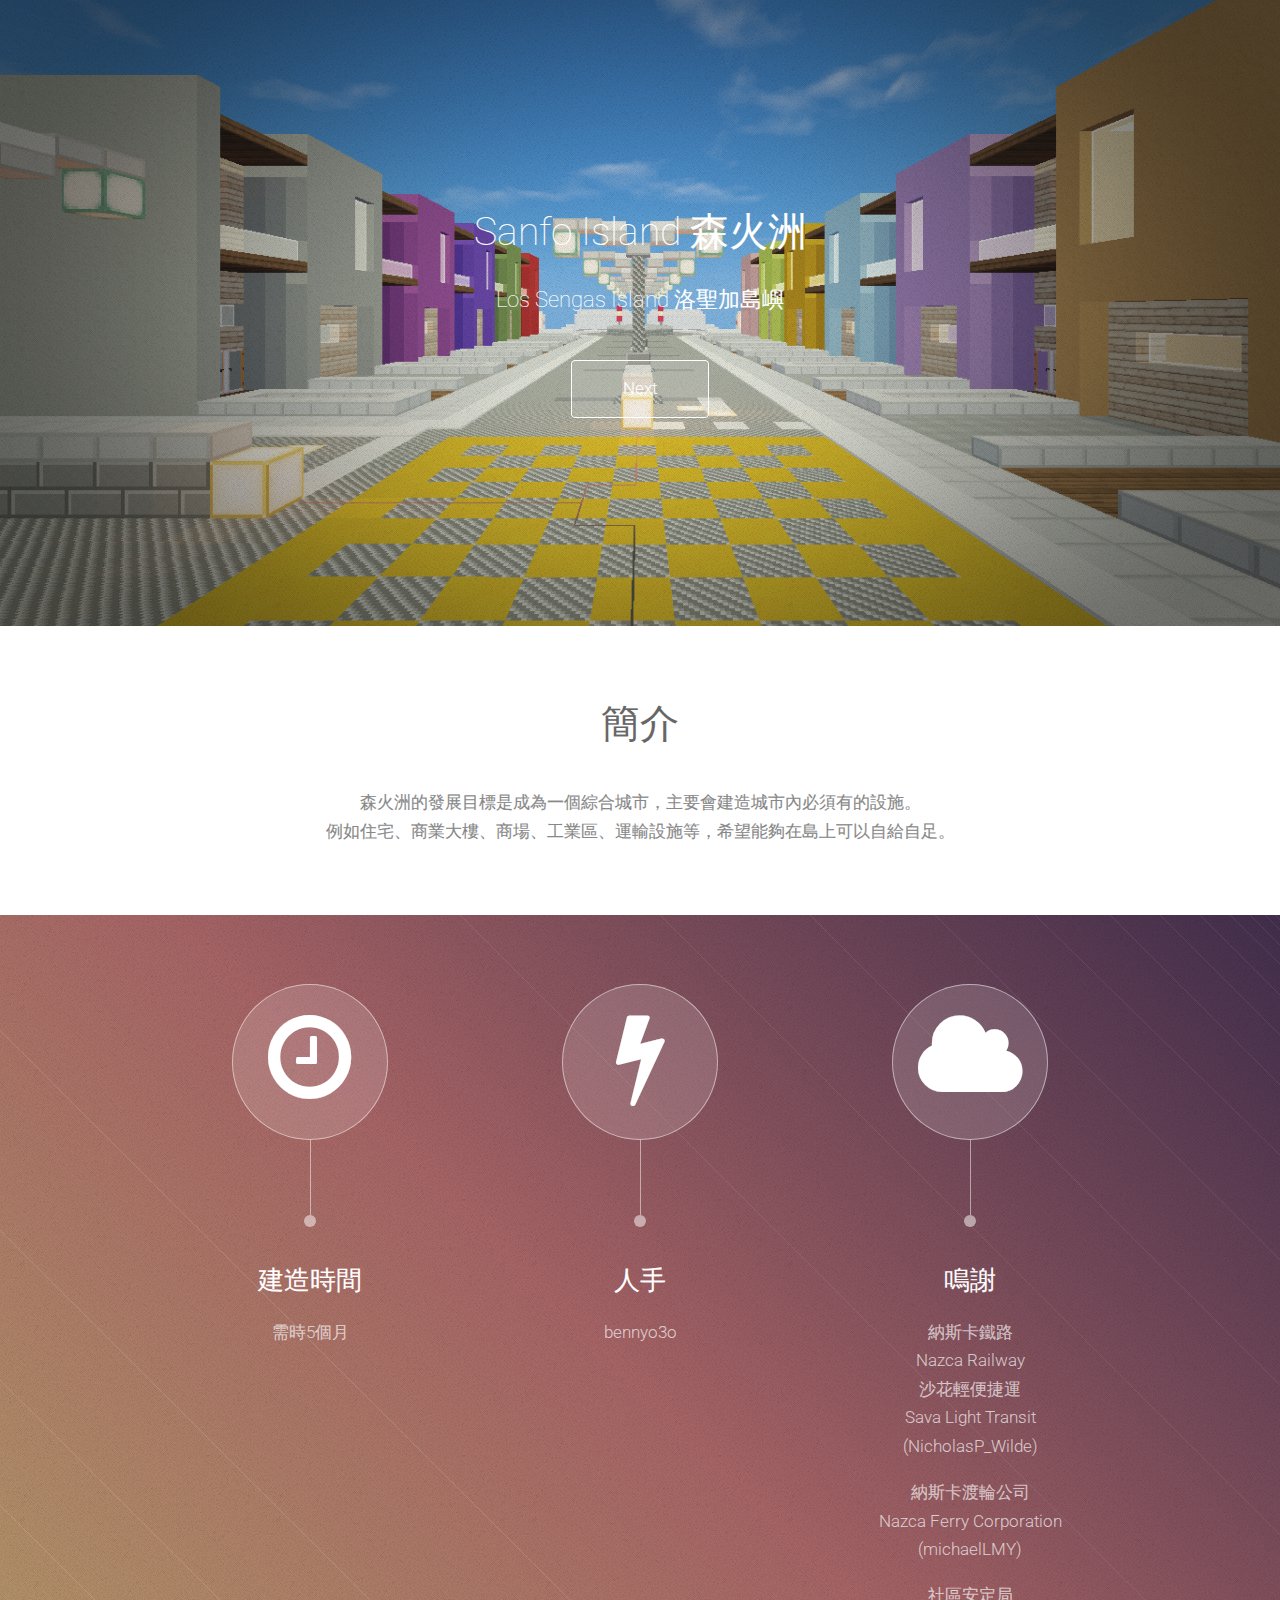
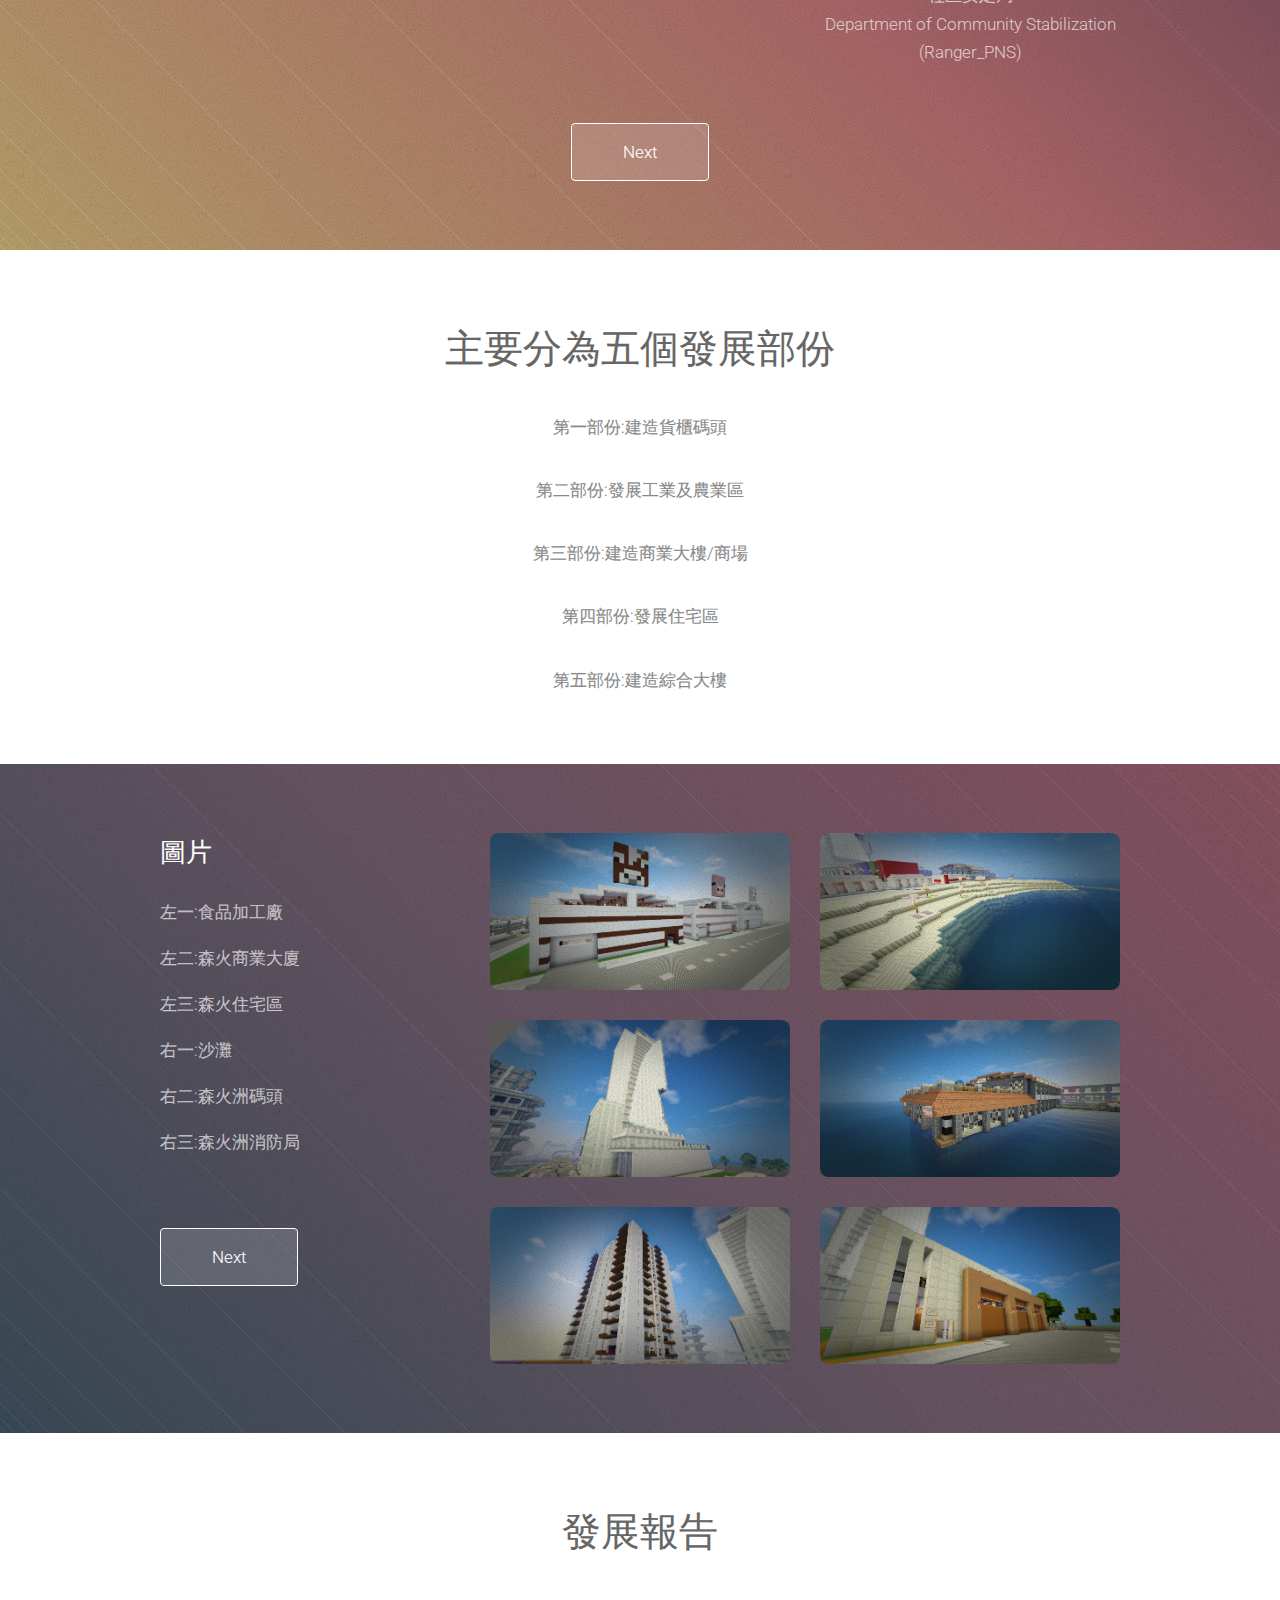
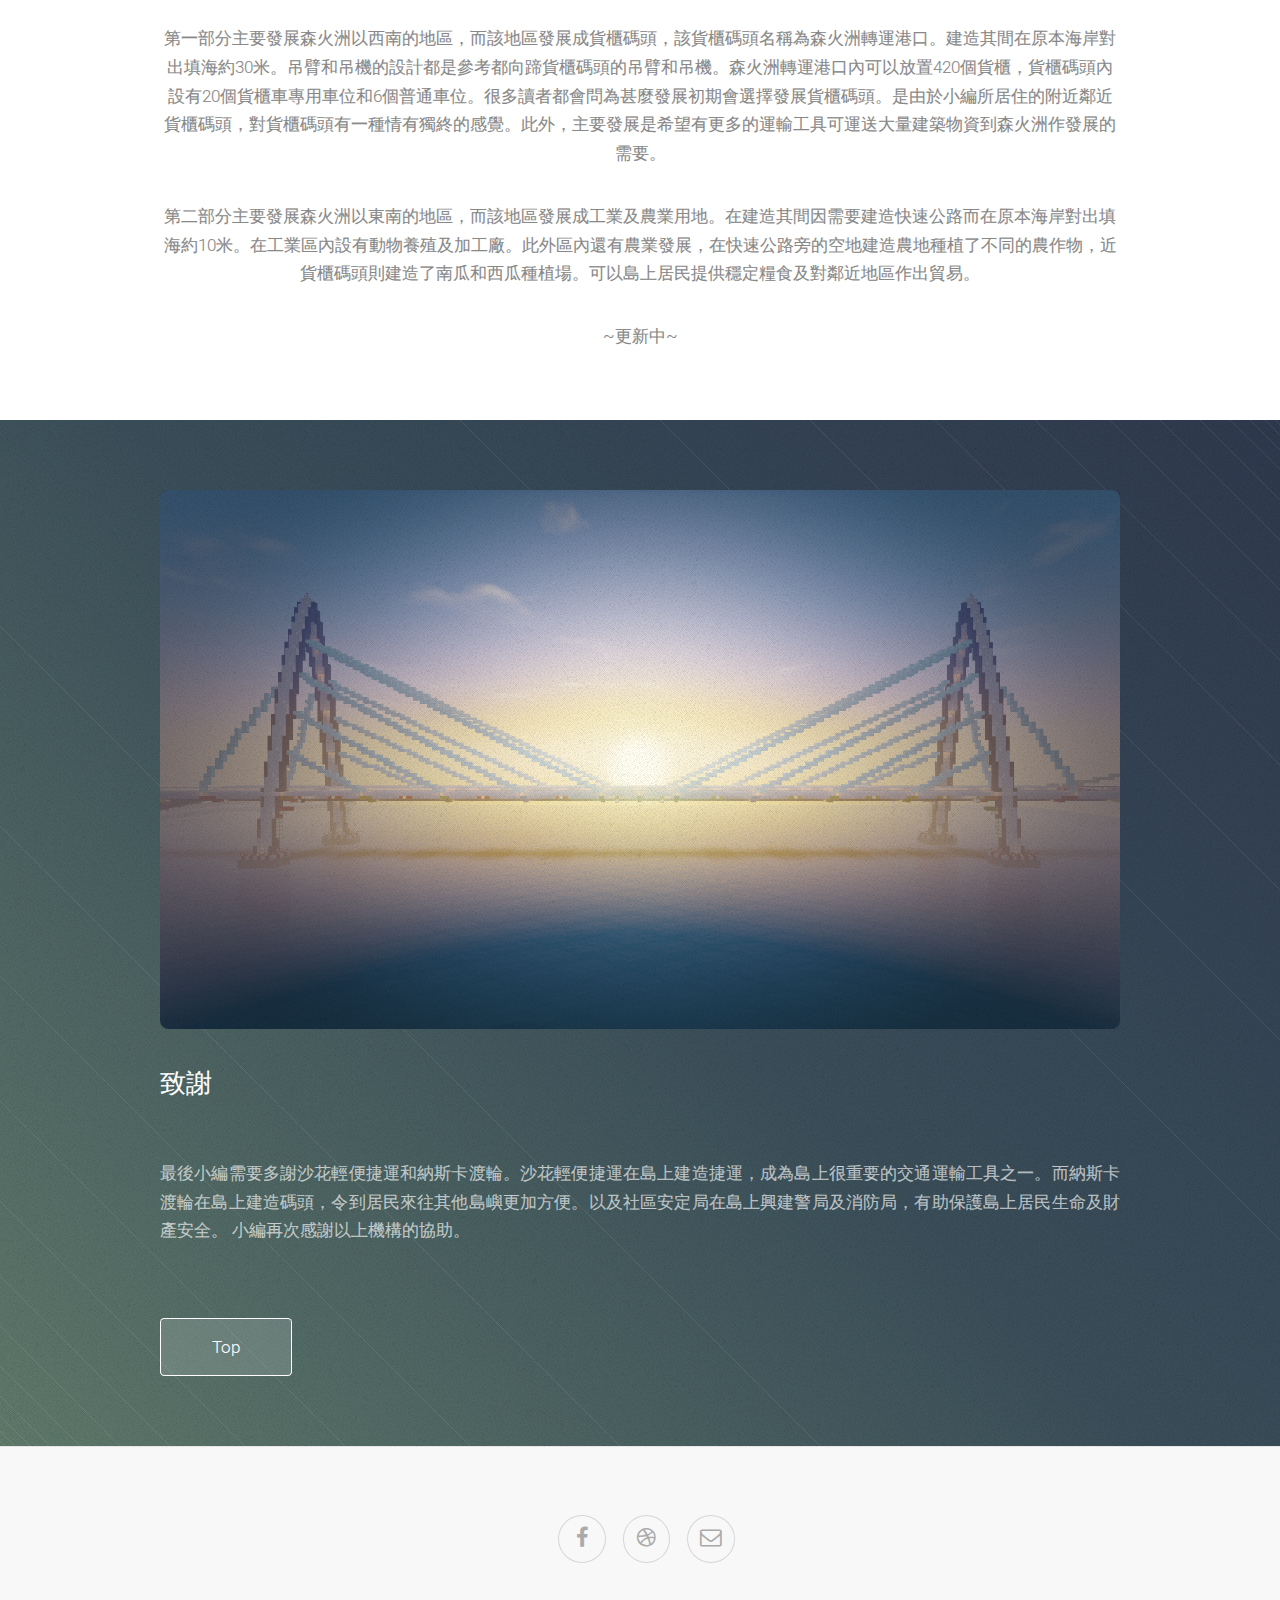
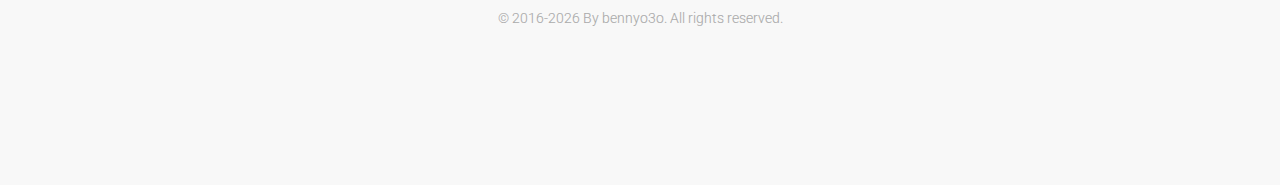
<file: index.html>
<!DOCTYPE HTML>
<html>
	<head>
		<title>SanfoIsland</title>
		<link rel="shortcut icon" href="bennyo3o-head.png"> 
		<meta charset="utf-8" />
		<meta name="viewport" content="width=device-width, initial-scale=1" />
		<!--[if lte IE 8]><script src="assets/js/ie/html5shiv.js"></script><![endif]-->
		<link rel="stylesheet" href="assets/css/main.css" />
		<!--[if lte IE 8]><link rel="stylesheet" href="assets/css/ie8.css" /><![endif]-->
		<!--[if lte IE 9]><link rel="stylesheet" href="assets/css/ie9.css" /><![endif]-->
	</head>
	<body>

		<!-- Header -->
			<section id="header" class="dark">
				<header>
					<h1>Sanfo Island 森火洲</h1>
					<p>Los Sengas Island 洛聖加島嶼</p>
				</header>
				<footer>
					<a href="#first" class="button scrolly">Next</a>
				</footer>
			</section>

		<!-- First -->
			<section id="first" class="main">
			  <header>
				<div class="container">
				<!---	
				    <h2>森火洲建成八週年</h2>
					<h2 class="button" id="countDown"></h2>
					<hr>
				--->	
				    <h2>簡介</h2>
					<p>森火洲的發展目標是成為一個綜合城市，主要會建造城市內必須有的設施。<br>例如住宅、商業大樓、商場、工業區、運輸設施等，希望能夠在島上可以自給自足。</p>
				</div>
			  </header>
				<div class="content dark style1 featured">
					<div class="container">
						<div class="row">
							<div class="4u 12u(narrow)">
								<section>
									<span class="feature-icon"><span class="icon fa-clock-o"></span></span>
									<header>
										<h3>建造時間</h3>
									</header>
									<p>需時5個月</p>
								</section>
							</div>
							<div class="4u 12u(narrow)">
								<section>
									<span class="feature-icon"><span class="icon fa-bolt"></span></span>
									<header>
										<h3>人手</h3>
									</header>
									<p>bennyo3o</p>
								</section>
							</div>
							<div class="4u 12u(narrow)">
								<section>
									<span class="feature-icon"><span class="icon fa-cloud"></span></span>
									<header>
										<h3>鳴謝</h3>
									</header>
									<p>納斯卡鐵路 <br> Nazca Railway <br> 沙花輕便捷運 <br> Sava Light Transit <br> (NicholasP_Wilde) </p>
									<p>納斯卡渡輪公司 <br> Nazca Ferry Corporation <br> (michaelLMY)</p>
									<p>社區安定局 <br> Department of Community Stabilization <br> (Ranger_PNS)</p>
								</section>
							</div>
						</div>
						<div class="row">
							<div class="12u">
								<footer>
									<a href="#second" class="button scrolly">Next</a>
								</footer>
							</div>
						</div>
					</div>
				</div>
			</section>

		<!-- Second -->
			<section id="second" class="main">
				<header>
					<div class="container">
						<h2>主要分為五個發展部份</h2>
						<p>第一部份:建造貨櫃碼頭</p>
						<p>第二部份:發展工業及農業區</p>
						<p>第三部份:建造商業大樓/商場</p>
						<p>第四部份:發展住宅區</p>
						<p>第五部份:建造綜合大樓</p>
					</div>
				</header>
				<div class="content dark style2">
					<div class="container">
						<div class="row">
							<div class="4u 12u(narrow)">
								<section>
								  <h3>圖片</h3>
								  	<p>左一:食品加工廠</p>
									<p>左二:森火商業大廈</p>
                                   	  				<p>左三:森火住宅區</p>
                                      					<p>右一:沙灘</p>
                                      					<p>右二:森火洲碼頭</p>
                                      					<p>右三:森火洲消防局</p>
									&nbsp;
									<footer>
										<a href="#third" class="button scrolly">Next</a>
									</footer>
								</section>
							</div>
							<div class="8u 12u(narrow)">
								<div class="row">
									<div class="6u"><a class="image fit"><img src="images/pic01.jpg" alt="" /></a></div>
									<div class="6u"><a class="image fit"><img src="images/pic02.jpg" alt="" /></a></div>
									<div class="6u"><a class="image fit"><img src="images/pic03.jpg" alt="" /></a></div>
									<div class="6u"><a class="image fit"><img src="images/pic04.jpg" alt="" /></a></div>
									<div class="6u"><a class="image fit"><img src="images/pic05.jpg" alt="" /></a></div>
									<div class="6u"><a class="image fit"><img src="images/pic06.jpg" alt="" /></a></div>
								</div>
							</div>
						</div>
					</div>
				</div>
			</section>

		<!-- Third -->
			<section id="third" class="main">
				<header>
					<div class="container">
					  <h2>發展報告</h2>
					  <br>
					  <p>第一部分主要發展森火洲以西南的地區，而該地區發展成貨櫃碼頭，該貨櫃碼頭名稱為森火洲轉運港口。建造其間在原本海岸對出填海約30米。吊臂和吊機的設計都是參考都向蹄貨櫃碼頭的吊臂和吊機。森火洲轉運港口內可以放置420個貨櫃，貨櫃碼頭內設有20個貨櫃車專用車位和6個普通車位。很多讀者都會問為甚麼發展初期會選擇發展貨櫃碼頭。是由於小編所居住的附近鄰近貨櫃碼頭，對貨櫃碼頭有一種情有獨終的感覺。此外，主要發展是希望有更多的運輸工具可運送大量建築物資到森火洲作發展的需要。</p>
					  <p>第二部分主要發展森火洲以東南的地區，而該地區發展成工業及農業用地。在建造其間因需要建造快速公路而在原本海岸對出填海約10米。在工業區內設有動物養殖及加工廠。此外區內還有農業發展，在快速公路旁的空地建造農地種植了不同的農作物，近貨櫃碼頭則建造了南瓜和西瓜種植場。可以島上居民提供穩定糧食及對鄰近地區作出貿易。</p>
					  <p>~更新中~</p>
					</div>
				</header>
				<div class="content dark style3">
					<div class="container">
						<span class="image featured"><img src="images/pic07.jpg" alt="" /></span>
						<div class="row">
								<h3>致謝</h3>
							  <p>最後小編需要多謝沙花輕便捷運和納斯卡渡輪。沙花輕便捷運在島上建造捷運，成為島上很重要的交通運輸工具之一。而納斯卡渡輪在島上建造碼頭，令到居民來往其他島嶼更加方便。以及社區安定局在島上興建警局及消防局，有助保護島上居民生命及財產安全。
							  小編再次感謝以上機構的協助。</p>
							<div class="4u 12u(narrow)">
							  <footer>
									<a href="#header" class="button scrolly">Top</a>
								</footer>
							</div>
					       </div>
				       </div>
				</div>
			</section>

		<!-- Footer -->
					<footer id="footer">
						<ul class="icons">
							<li><a href="https://www.facebook.com/groups/projn/" class="icon fa-facebook"><span class="label">Facebook</span></a></li>
							<li><a href="https://els.wikia.com/wiki/%E6%A3%AE%E7%81%AB%E6%B4%B2" class="icon fa-dribbble"><span class="label">Dribbble</span></a></li>
							<li><a href="mailto:info@bennyo3o.tk" class="icon fa-envelope-o"><span class="label">Email</span></a></li>
						</ul>
						<ul class="copyright">
							<li>&copy; 2016-<span id="nowyear"></span> By bennyo3o. All rights reserved.</li>
						</ul>
					</footer>

		<!-- Scripts -->
			<script>
			var d = new Date();
			document.getElementById("nowyear").innerHTML = d.getFullYear();
			</script>
			<script src="assets/js/jquery.min.js"></script>
			<script src="assets/js/jquery.scrolly.min.js"></script>
			<script src="assets/js/skel.min.js"></script>
			<script src="assets/js/util.js"></script>
			<!--[if lte IE 8]><script src="assets/js/ie/respond.min.js"></script><![endif]-->
			<script src="assets/js/main.js"></script>
			
		
			<!-- Date -->
			<script>
				const second = 1000,
				      minute = second * 60,
				      hour = minute * 60,
				      day = hour * 24;
				
				// Set the date we're counting down to
				var countDownDate = new Date("Jul 18, 2024 0:0:0").getTime();

				// Update the count down every 1 second
				var x = setInterval(function() {

				// Get today's date and time
				var now = new Date().getTime();

				// Find the distance between now and the count down date
				var distance = countDownDate - now;

				// Time calculations for days, hours, minutes and seconds
				var days = Math.floor(distance / (day));
				var hours = Math.floor((distance % (day)) / (hour));
				var minutes = Math.floor((distance % (hour)) / (minute));
				var seconds = Math.floor((distance % (minute)) / second);

				// Output the result in an element with id="demo"
				document.getElementById("countDown").innerHTML = days + "日 " + hours + "小時 "
				+ minutes + "分鐘 " + seconds + "秒 ";

				// If the count down is over, write some text 
				if (distance < 0) {
					clearInterval(x);
					document.getElementById("countDown").innerHTML = "2024 年 7 月 18 日";
				  }
				}, second);
			</script>
	</body>
</html>
</file>
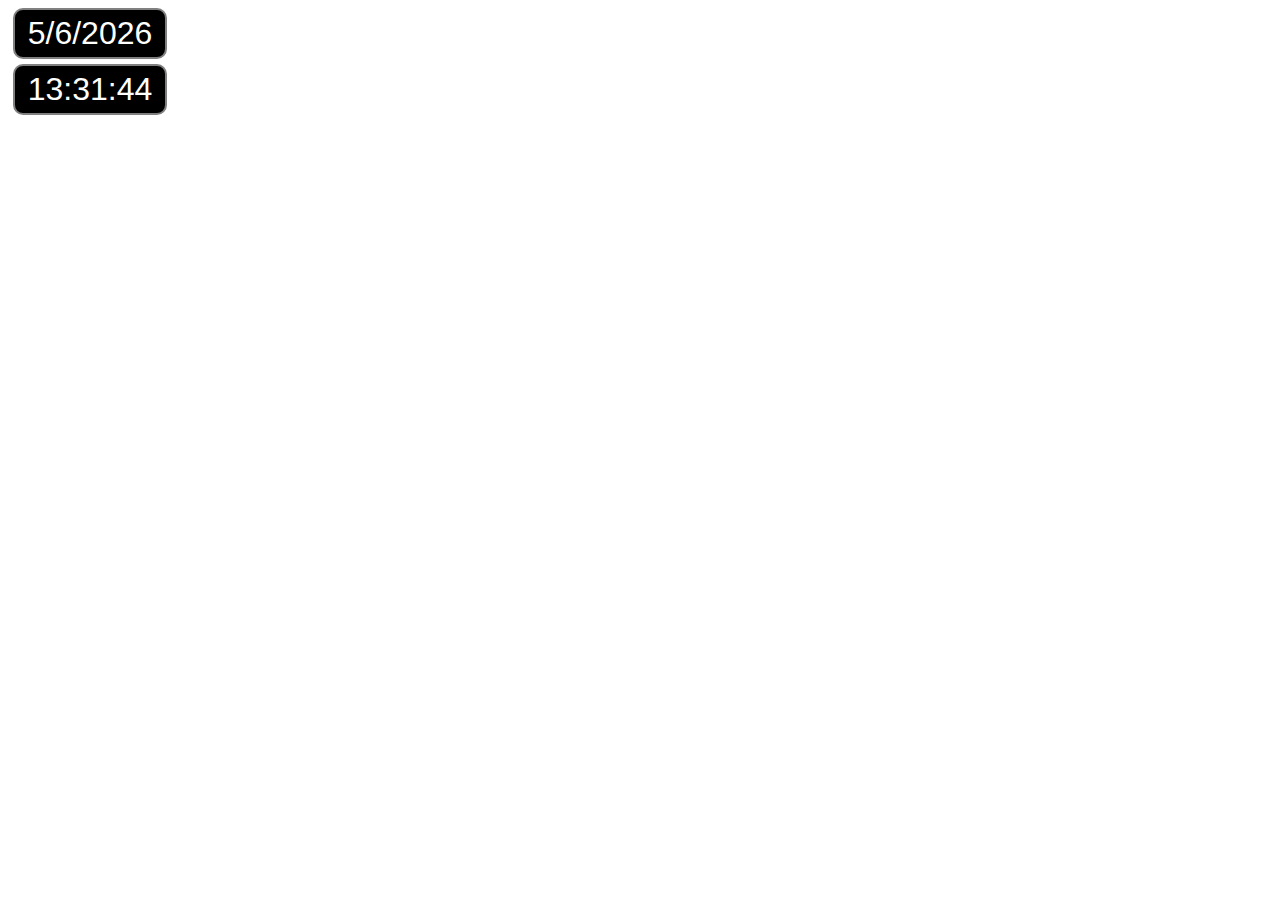
<file: Clock.html>
<!DOCTYPE html>
<html>
<head>
<style type="text/css">
    #clock, #date {
  color:white;
  font: 2em sans-serif; 
  background: black; 
  margin: 5px;
  padding: 5px;
  border: solid gray 2px; 
  border-radius: 10px;
  width:140px;
  text-align:center;
}
</style>
    
<script>
function startTime() {
    var today = new Date();
    var yy = today.getFullYear();
    var mm = today.getMonth();
    var dd = today.getDay();
    var h = today.getHours();
    var m = today.getMinutes();
    var s = today.getSeconds();
    m = checkTime(m);
    s = checkTime(s);
    
    document.getElementById('date').innerHTML =
    dd + "/" + mm + "/" + yy;
    
    document.getElementById('clock').innerHTML =
    h + ":" + m + ":" + s;
    var t = setTimeout(startTime, 500);
}
function checkTime(i) {
    if (i < 10) {i = "0" + i};  // add zero in front of numbers < 10
    return i;
}
</script>
</head>

<body onload="startTime()">

<div id="date"></div>
<div id="clock"></div>

</body>
</html>
</file>
<file: assets/css/ie8.css>
/*
	Tessellate by HTML5 UP
	html5up.net | @n33co
	Free for personal and commercial use under the CCA 3.0 license (html5up.net/license)
*/

/* Basic */

	.image {
		position: relative;
		-ms-behavior: url("assets/js/ie/PIE.htc");
	}

		.image img {
			position: relative;
			-ms-behavior: url("assets/js/ie/PIE.htc");
		}

	.button {
		position: relative;
		-ms-behavior: url("assets/js/ie/PIE.htc");
	}

/* Section/Article */

	section > .last-child,
	article > .last-child,
	section.last-child,
	article.last-child {
		margin-bottom: 0;
	}

/* List */

	ul.icons a {
		position: relative;
		-ms-behavior: url("assets/js/ie/PIE.htc");
		border: solid 1px #ddd;
	}

/* Form */

	form input.text,
	form select,
	form .select,
	form textarea {
		position: relative;
		-ms-behavior: url("assets/js/ie/PIE.htc");
		border: solid 1px #ddd;
		line-height: 1.25em;
	}

	form select {
		position: relative;
	}

		form select option {
			color: #000;
		}

	form .select select {
		width: 100%;
	}

	form .select:before {
		display: none;
	}

/* Button */

	.button.alt {
		border: solid 1px #ddd;
	}

/* Feature Icon */

	.feature-icon {
		padding-bottom: 0;
	}

		.feature-icon:before, .feature-icon:after {
			display: none;
		}

		.feature-icon .icon {
			position: relative;
			-ms-behavior: url("assets/js/ie/PIE.htc");
			background: #fff;
		}

			.feature-icon .icon:before {
				font-size: 6em;
				color: #3d3d3d;
			}

/* Header */

	#header {
		background-image: url("../../images/header.jpg");
		background-size: cover;
		background-position: auto;
		background-repeat: no-repeat;
		-ms-behavior: url("assets/js/ie/backgroundsize.min.htc");
	}

/* Main Sections */

	.main > .content.style1 {
		filter: progid:DXImageTransform.Microsoft.gradient(GradientType=0, startColorstr=#412e4c, endColorstr=#a56365);
	}

	.main > .content.style2 {
		filter: progid:DXImageTransform.Microsoft.gradient(GradientType=0, startColorstr=#85505f, endColorstr=#384955);
	}

	.main > .content.style3 {
		filter: progid:DXImageTransform.Microsoft.gradient(GradientType=0, startColorstr=#2f394e, endColorstr=#5f796b);
	}
</file>
<file: assets/css/ie9.css>
/*
	Tessellate by HTML5 UP
	html5up.net | @n33co
	Free for personal and commercial use under the CCA 3.0 license (html5up.net/license)
*/

/* Main Sections */

	.main > .content.style1 {
		background: url("images/bgtr.svg") top right no-repeat, url("images/bgbl.svg") bottom left no-repeat, url("images/bgbl.svg") bottom left no-repeat, url("images/overlay.png"), url("images/ie/content-style1.svg");
	}

	.main > .content.style2 {
		background: url("images/bgtr.svg") top right no-repeat, url("images/bgbl.svg") bottom left no-repeat, url("images/bgbl.svg") bottom left no-repeat, url("images/overlay.png"), url("images/ie/content-style2.svg");
	}

	.main > .content.style3 {
		background: url("images/bgtr.svg") top right no-repeat, url("images/bgbl.svg") bottom left no-repeat, url("images/bgbl.svg") bottom left no-repeat, url("images/overlay.png"), url("images/ie/content-style3.svg");
	}
</file>
<file: assets/css/main.css>
@import url("font-awesome.min.css");
@import url("http://fonts.googleapis.com/css?family=Roboto:100,100italic,300,300italic,400,400italic");

/*
	Tessellate by HTML5 UP
	html5up.net | @n33co
	Free for personal and commercial use under the CCA 3.0 license (html5up.net/license)
*/

/* Reset */

	html, body, div, span, applet, object, iframe, h1, h2, h3, h4, h5, h6, p, blockquote, pre, a, abbr, acronym, address, big, cite, code, del, dfn, em, img, ins, kbd, q, s, samp, small, strike, strong, sub, sup, tt, var, b, u, i, center, dl, dt, dd, ol, ul, li, fieldset, form, label, legend, table, caption, tbody, tfoot, thead, tr, th, td, article, aside, canvas, details, embed, figure, figcaption, footer, header, hgroup, menu, nav, output, ruby, section, summary, time, mark, audio, video {
		margin: 0;
		padding: 0;
		border: 0;
		font-size: 100%;
		font: inherit;
		vertical-align: baseline;
	}

	article, aside, details, figcaption, figure, footer, header, hgroup, menu, nav, section {
		display: block;
	}

	body {
		line-height: 1;
	}

	ol, ul {
		list-style: none;
	}

	blockquote, q {
		quotes: none;
	}

	blockquote:before, blockquote:after, q:before, q:after {
		content: '';
		content: none;
	}

	table {
		border-collapse: collapse;
		border-spacing: 0;
	}

	body {
		-webkit-text-size-adjust: none;
	}

/* Box Model */

	*, *:before, *:after {
		-moz-box-sizing: border-box;
		-webkit-box-sizing: border-box;
		box-sizing: border-box;
	}

/* Containers */

	.container {
		margin-left: auto;
		margin-right: auto;
	}

	.container.\31 25\25 {
		width: 100%;
		max-width: 1700px;
		min-width: 1360px;
	}

	.container.\37 5\25 {
		width: 1020px;
	}

	.container.\35 0\25 {
		width: 680px;
	}

	.container.\32 5\25 {
		width: 340px;
	}

	.container {
		width: 1360px;
	}

	@media screen and (max-width: 1680px) {

		.container.\31 25\25 {
			width: 100%;
			max-width: 1500px;
			min-width: 1200px;
		}

		.container.\37 5\25 {
			width: 900px;
		}

		.container.\35 0\25 {
			width: 600px;
		}

		.container.\32 5\25 {
			width: 300px;
		}

		.container {
			width: 1200px;
		}

	}

	@media screen and (max-width: 1280px) {

		.container.\31 25\25 {
			width: 100%;
			max-width: 1200px;
			min-width: 960px;
		}

		.container.\37 5\25 {
			width: 720px;
		}

		.container.\35 0\25 {
			width: 480px;
		}

		.container.\32 5\25 {
			width: 240px;
		}

		.container {
			width: 960px;
		}

	}

	@media screen and (max-width: 1000px) {

		.container.\31 25\25 {
			width: 100%;
			max-width: 125%;
			min-width: 100%;
		}

		.container.\37 5\25 {
			width: 75%;
		}

		.container.\35 0\25 {
			width: 50%;
		}

		.container.\32 5\25 {
			width: 25%;
		}

		.container {
			width: 100% !important;
		}

	}

	@media screen and (max-width: 736px) {

		.container.\31 25\25 {
			width: 100%;
			max-width: 125%;
			min-width: 100%;
		}

		.container.\37 5\25 {
			width: 75%;
		}

		.container.\35 0\25 {
			width: 50%;
		}

		.container.\32 5\25 {
			width: 25%;
		}

		.container {
			width: 100% !important;
		}

	}

/* Grid */

	.row {
		border-bottom: solid 1px transparent;
		-moz-box-sizing: border-box;
		-webkit-box-sizing: border-box;
		box-sizing: border-box;
	}

	.row > * {
		float: left;
		-moz-box-sizing: border-box;
		-webkit-box-sizing: border-box;
		box-sizing: border-box;
	}

	.row:after, .row:before {
		content: '';
		display: block;
		clear: both;
		height: 0;
	}

	.row.uniform > * > :first-child {
		margin-top: 0;
	}

	.row.uniform > * > :last-child {
		margin-bottom: 0;
	}

	.row.\30 \25 > * {
		padding: 0px 0 0 0px;
	}

	.row.\30 \25 {
		margin: 0px 0 -1px 0px;
	}

	.row.uniform.\30 \25 > * {
		padding: 0px 0 0 0px;
	}

	.row.uniform.\30 \25 {
		margin: 0px 0 -1px 0px;
	}

	.row > * {
		padding: 50px 0 0 50px;
	}

	.row {
		margin: -50px 0 -1px -50px;
	}

	.row.uniform > * {
		padding: 50px 0 0 50px;
	}

	.row.uniform {
		margin: -50px 0 -1px -50px;
	}

	.row.\32 00\25 > * {
		padding: 100px 0 0 100px;
	}

	.row.\32 00\25 {
		margin: -100px 0 -1px -100px;
	}

	.row.uniform.\32 00\25 > * {
		padding: 100px 0 0 100px;
	}

	.row.uniform.\32 00\25 {
		margin: -100px 0 -1px -100px;
	}

	.row.\31 50\25 > * {
		padding: 75px 0 0 75px;
	}

	.row.\31 50\25 {
		margin: -75px 0 -1px -75px;
	}

	.row.uniform.\31 50\25 > * {
		padding: 75px 0 0 75px;
	}

	.row.uniform.\31 50\25 {
		margin: -75px 0 -1px -75px;
	}

	.row.\35 0\25 > * {
		padding: 25px 0 0 25px;
	}

	.row.\35 0\25 {
		margin: -25px 0 -1px -25px;
	}

	.row.uniform.\35 0\25 > * {
		padding: 25px 0 0 25px;
	}

	.row.uniform.\35 0\25 {
		margin: -25px 0 -1px -25px;
	}

	.row.\32 5\25 > * {
		padding: 12.5px 0 0 12.5px;
	}

	.row.\32 5\25 {
		margin: -12.5px 0 -1px -12.5px;
	}

	.row.uniform.\32 5\25 > * {
		padding: 12.5px 0 0 12.5px;
	}

	.row.uniform.\32 5\25 {
		margin: -12.5px 0 -1px -12.5px;
	}

	.\31 2u, .\31 2u\24 {
		width: 100%;
		clear: none;
		margin-left: 0;
	}

	.\31 1u, .\31 1u\24 {
		width: 91.6666666667%;
		clear: none;
		margin-left: 0;
	}

	.\31 0u, .\31 0u\24 {
		width: 83.3333333333%;
		clear: none;
		margin-left: 0;
	}

	.\39 u, .\39 u\24 {
		width: 75%;
		clear: none;
		margin-left: 0;
	}

	.\38 u, .\38 u\24 {
		width: 66.6666666667%;
		clear: none;
		margin-left: 0;
	}

	.\37 u, .\37 u\24 {
		width: 58.3333333333%;
		clear: none;
		margin-left: 0;
	}

	.\36 u, .\36 u\24 {
		width: 50%;
		clear: none;
		margin-left: 0;
	}

	.\35 u, .\35 u\24 {
		width: 41.6666666667%;
		clear: none;
		margin-left: 0;
	}

	.\34 u, .\34 u\24 {
		width: 33.3333333333%;
		clear: none;
		margin-left: 0;
	}

	.\33 u, .\33 u\24 {
		width: 25%;
		clear: none;
		margin-left: 0;
	}

	.\32 u, .\32 u\24 {
		width: 16.6666666667%;
		clear: none;
		margin-left: 0;
	}

	.\31 u, .\31 u\24 {
		width: 8.3333333333%;
		clear: none;
		margin-left: 0;
	}

	.\31 2u\24 + *,
	.\31 1u\24 + *,
	.\31 0u\24 + *,
	.\39 u\24 + *,
	.\38 u\24 + *,
	.\37 u\24 + *,
	.\36 u\24 + *,
	.\35 u\24 + *,
	.\34 u\24 + *,
	.\33 u\24 + *,
	.\32 u\24 + *,
	.\31 u\24 + * {
		clear: left;
	}

	.\-11u {
		margin-left: 91.66667%;
	}

	.\-10u {
		margin-left: 83.33333%;
	}

	.\-9u {
		margin-left: 75%;
	}

	.\-8u {
		margin-left: 66.66667%;
	}

	.\-7u {
		margin-left: 58.33333%;
	}

	.\-6u {
		margin-left: 50%;
	}

	.\-5u {
		margin-left: 41.66667%;
	}

	.\-4u {
		margin-left: 33.33333%;
	}

	.\-3u {
		margin-left: 25%;
	}

	.\-2u {
		margin-left: 16.66667%;
	}

	.\-1u {
		margin-left: 8.33333%;
	}

	@media screen and (max-width: 1680px) {

		.row > * {
			padding: 40px 0 0 40px;
		}

		.row {
			margin: -40px 0 -1px -40px;
		}

		.row.uniform > * {
			padding: 40px 0 0 40px;
		}

		.row.uniform {
			margin: -40px 0 -1px -40px;
		}

		.row.\32 00\25 > * {
			padding: 80px 0 0 80px;
		}

		.row.\32 00\25 {
			margin: -80px 0 -1px -80px;
		}

		.row.uniform.\32 00\25 > * {
			padding: 80px 0 0 80px;
		}

		.row.uniform.\32 00\25 {
			margin: -80px 0 -1px -80px;
		}

		.row.\31 50\25 > * {
			padding: 60px 0 0 60px;
		}

		.row.\31 50\25 {
			margin: -60px 0 -1px -60px;
		}

		.row.uniform.\31 50\25 > * {
			padding: 60px 0 0 60px;
		}

		.row.uniform.\31 50\25 {
			margin: -60px 0 -1px -60px;
		}

		.row.\35 0\25 > * {
			padding: 20px 0 0 20px;
		}

		.row.\35 0\25 {
			margin: -20px 0 -1px -20px;
		}

		.row.uniform.\35 0\25 > * {
			padding: 20px 0 0 20px;
		}

		.row.uniform.\35 0\25 {
			margin: -20px 0 -1px -20px;
		}

		.row.\32 5\25 > * {
			padding: 10px 0 0 10px;
		}

		.row.\32 5\25 {
			margin: -10px 0 -1px -10px;
		}

		.row.uniform.\32 5\25 > * {
			padding: 10px 0 0 10px;
		}

		.row.uniform.\32 5\25 {
			margin: -10px 0 -1px -10px;
		}

		.\31 2u\28wide\29, .\31 2u\24\28wide\29 {
			width: 100%;
			clear: none;
			margin-left: 0;
		}

		.\31 1u\28wide\29, .\31 1u\24\28wide\29 {
			width: 91.6666666667%;
			clear: none;
			margin-left: 0;
		}

		.\31 0u\28wide\29, .\31 0u\24\28wide\29 {
			width: 83.3333333333%;
			clear: none;
			margin-left: 0;
		}

		.\39 u\28wide\29, .\39 u\24\28wide\29 {
			width: 75%;
			clear: none;
			margin-left: 0;
		}

		.\38 u\28wide\29, .\38 u\24\28wide\29 {
			width: 66.6666666667%;
			clear: none;
			margin-left: 0;
		}

		.\37 u\28wide\29, .\37 u\24\28wide\29 {
			width: 58.3333333333%;
			clear: none;
			margin-left: 0;
		}

		.\36 u\28wide\29, .\36 u\24\28wide\29 {
			width: 50%;
			clear: none;
			margin-left: 0;
		}

		.\35 u\28wide\29, .\35 u\24\28wide\29 {
			width: 41.6666666667%;
			clear: none;
			margin-left: 0;
		}

		.\34 u\28wide\29, .\34 u\24\28wide\29 {
			width: 33.3333333333%;
			clear: none;
			margin-left: 0;
		}

		.\33 u\28wide\29, .\33 u\24\28wide\29 {
			width: 25%;
			clear: none;
			margin-left: 0;
		}

		.\32 u\28wide\29, .\32 u\24\28wide\29 {
			width: 16.6666666667%;
			clear: none;
			margin-left: 0;
		}

		.\31 u\28wide\29, .\31 u\24\28wide\29 {
			width: 8.3333333333%;
			clear: none;
			margin-left: 0;
		}

		.\31 2u\24\28wide\29 + *,
		.\31 1u\24\28wide\29 + *,
		.\31 0u\24\28wide\29 + *,
		.\39 u\24\28wide\29 + *,
		.\38 u\24\28wide\29 + *,
		.\37 u\24\28wide\29 + *,
		.\36 u\24\28wide\29 + *,
		.\35 u\24\28wide\29 + *,
		.\34 u\24\28wide\29 + *,
		.\33 u\24\28wide\29 + *,
		.\32 u\24\28wide\29 + *,
		.\31 u\24\28wide\29 + * {
			clear: left;
		}

		.\-11u\28wide\29 {
			margin-left: 91.66667%;
		}

		.\-10u\28wide\29 {
			margin-left: 83.33333%;
		}

		.\-9u\28wide\29 {
			margin-left: 75%;
		}

		.\-8u\28wide\29 {
			margin-left: 66.66667%;
		}

		.\-7u\28wide\29 {
			margin-left: 58.33333%;
		}

		.\-6u\28wide\29 {
			margin-left: 50%;
		}

		.\-5u\28wide\29 {
			margin-left: 41.66667%;
		}

		.\-4u\28wide\29 {
			margin-left: 33.33333%;
		}

		.\-3u\28wide\29 {
			margin-left: 25%;
		}

		.\-2u\28wide\29 {
			margin-left: 16.66667%;
		}

		.\-1u\28wide\29 {
			margin-left: 8.33333%;
		}

	}

	@media screen and (max-width: 1280px) {

		.row > * {
			padding: 30px 0 0 30px;
		}

		.row {
			margin: -30px 0 -1px -30px;
		}

		.row.uniform > * {
			padding: 30px 0 0 30px;
		}

		.row.uniform {
			margin: -30px 0 -1px -30px;
		}

		.row.\32 00\25 > * {
			padding: 60px 0 0 60px;
		}

		.row.\32 00\25 {
			margin: -60px 0 -1px -60px;
		}

		.row.uniform.\32 00\25 > * {
			padding: 60px 0 0 60px;
		}

		.row.uniform.\32 00\25 {
			margin: -60px 0 -1px -60px;
		}

		.row.\31 50\25 > * {
			padding: 45px 0 0 45px;
		}

		.row.\31 50\25 {
			margin: -45px 0 -1px -45px;
		}

		.row.uniform.\31 50\25 > * {
			padding: 45px 0 0 45px;
		}

		.row.uniform.\31 50\25 {
			margin: -45px 0 -1px -45px;
		}

		.row.\35 0\25 > * {
			padding: 15px 0 0 15px;
		}

		.row.\35 0\25 {
			margin: -15px 0 -1px -15px;
		}

		.row.uniform.\35 0\25 > * {
			padding: 15px 0 0 15px;
		}

		.row.uniform.\35 0\25 {
			margin: -15px 0 -1px -15px;
		}

		.row.\32 5\25 > * {
			padding: 7.5px 0 0 7.5px;
		}

		.row.\32 5\25 {
			margin: -7.5px 0 -1px -7.5px;
		}

		.row.uniform.\32 5\25 > * {
			padding: 7.5px 0 0 7.5px;
		}

		.row.uniform.\32 5\25 {
			margin: -7.5px 0 -1px -7.5px;
		}

		.\31 2u\28normal\29, .\31 2u\24\28normal\29 {
			width: 100%;
			clear: none;
			margin-left: 0;
		}

		.\31 1u\28normal\29, .\31 1u\24\28normal\29 {
			width: 91.6666666667%;
			clear: none;
			margin-left: 0;
		}

		.\31 0u\28normal\29, .\31 0u\24\28normal\29 {
			width: 83.3333333333%;
			clear: none;
			margin-left: 0;
		}

		.\39 u\28normal\29, .\39 u\24\28normal\29 {
			width: 75%;
			clear: none;
			margin-left: 0;
		}

		.\38 u\28normal\29, .\38 u\24\28normal\29 {
			width: 66.6666666667%;
			clear: none;
			margin-left: 0;
		}

		.\37 u\28normal\29, .\37 u\24\28normal\29 {
			width: 58.3333333333%;
			clear: none;
			margin-left: 0;
		}

		.\36 u\28normal\29, .\36 u\24\28normal\29 {
			width: 50%;
			clear: none;
			margin-left: 0;
		}

		.\35 u\28normal\29, .\35 u\24\28normal\29 {
			width: 41.6666666667%;
			clear: none;
			margin-left: 0;
		}

		.\34 u\28normal\29, .\34 u\24\28normal\29 {
			width: 33.3333333333%;
			clear: none;
			margin-left: 0;
		}

		.\33 u\28normal\29, .\33 u\24\28normal\29 {
			width: 25%;
			clear: none;
			margin-left: 0;
		}

		.\32 u\28normal\29, .\32 u\24\28normal\29 {
			width: 16.6666666667%;
			clear: none;
			margin-left: 0;
		}

		.\31 u\28normal\29, .\31 u\24\28normal\29 {
			width: 8.3333333333%;
			clear: none;
			margin-left: 0;
		}

		.\31 2u\24\28normal\29 + *,
		.\31 1u\24\28normal\29 + *,
		.\31 0u\24\28normal\29 + *,
		.\39 u\24\28normal\29 + *,
		.\38 u\24\28normal\29 + *,
		.\37 u\24\28normal\29 + *,
		.\36 u\24\28normal\29 + *,
		.\35 u\24\28normal\29 + *,
		.\34 u\24\28normal\29 + *,
		.\33 u\24\28normal\29 + *,
		.\32 u\24\28normal\29 + *,
		.\31 u\24\28normal\29 + * {
			clear: left;
		}

		.\-11u\28normal\29 {
			margin-left: 91.66667%;
		}

		.\-10u\28normal\29 {
			margin-left: 83.33333%;
		}

		.\-9u\28normal\29 {
			margin-left: 75%;
		}

		.\-8u\28normal\29 {
			margin-left: 66.66667%;
		}

		.\-7u\28normal\29 {
			margin-left: 58.33333%;
		}

		.\-6u\28normal\29 {
			margin-left: 50%;
		}

		.\-5u\28normal\29 {
			margin-left: 41.66667%;
		}

		.\-4u\28normal\29 {
			margin-left: 33.33333%;
		}

		.\-3u\28normal\29 {
			margin-left: 25%;
		}

		.\-2u\28normal\29 {
			margin-left: 16.66667%;
		}

		.\-1u\28normal\29 {
			margin-left: 8.33333%;
		}

	}

	@media screen and (max-width: 1000px) {

		.row > * {
			padding: 25px 0 0 25px;
		}

		.row {
			margin: -25px 0 -1px -25px;
		}

		.row.uniform > * {
			padding: 25px 0 0 25px;
		}

		.row.uniform {
			margin: -25px 0 -1px -25px;
		}

		.row.\32 00\25 > * {
			padding: 50px 0 0 50px;
		}

		.row.\32 00\25 {
			margin: -50px 0 -1px -50px;
		}

		.row.uniform.\32 00\25 > * {
			padding: 50px 0 0 50px;
		}

		.row.uniform.\32 00\25 {
			margin: -50px 0 -1px -50px;
		}

		.row.\31 50\25 > * {
			padding: 37.5px 0 0 37.5px;
		}

		.row.\31 50\25 {
			margin: -37.5px 0 -1px -37.5px;
		}

		.row.uniform.\31 50\25 > * {
			padding: 37.5px 0 0 37.5px;
		}

		.row.uniform.\31 50\25 {
			margin: -37.5px 0 -1px -37.5px;
		}

		.row.\35 0\25 > * {
			padding: 12.5px 0 0 12.5px;
		}

		.row.\35 0\25 {
			margin: -12.5px 0 -1px -12.5px;
		}

		.row.uniform.\35 0\25 > * {
			padding: 12.5px 0 0 12.5px;
		}

		.row.uniform.\35 0\25 {
			margin: -12.5px 0 -1px -12.5px;
		}

		.row.\32 5\25 > * {
			padding: 6.25px 0 0 6.25px;
		}

		.row.\32 5\25 {
			margin: -6.25px 0 -1px -6.25px;
		}

		.row.uniform.\32 5\25 > * {
			padding: 6.25px 0 0 6.25px;
		}

		.row.uniform.\32 5\25 {
			margin: -6.25px 0 -1px -6.25px;
		}

		.\31 2u\28narrow\29, .\31 2u\24\28narrow\29 {
			width: 100%;
			clear: none;
			margin-left: 0;
		}

		.\31 1u\28narrow\29, .\31 1u\24\28narrow\29 {
			width: 91.6666666667%;
			clear: none;
			margin-left: 0;
		}

		.\31 0u\28narrow\29, .\31 0u\24\28narrow\29 {
			width: 83.3333333333%;
			clear: none;
			margin-left: 0;
		}

		.\39 u\28narrow\29, .\39 u\24\28narrow\29 {
			width: 75%;
			clear: none;
			margin-left: 0;
		}

		.\38 u\28narrow\29, .\38 u\24\28narrow\29 {
			width: 66.6666666667%;
			clear: none;
			margin-left: 0;
		}

		.\37 u\28narrow\29, .\37 u\24\28narrow\29 {
			width: 58.3333333333%;
			clear: none;
			margin-left: 0;
		}

		.\36 u\28narrow\29, .\36 u\24\28narrow\29 {
			width: 50%;
			clear: none;
			margin-left: 0;
		}

		.\35 u\28narrow\29, .\35 u\24\28narrow\29 {
			width: 41.6666666667%;
			clear: none;
			margin-left: 0;
		}

		.\34 u\28narrow\29, .\34 u\24\28narrow\29 {
			width: 33.3333333333%;
			clear: none;
			margin-left: 0;
		}

		.\33 u\28narrow\29, .\33 u\24\28narrow\29 {
			width: 25%;
			clear: none;
			margin-left: 0;
		}

		.\32 u\28narrow\29, .\32 u\24\28narrow\29 {
			width: 16.6666666667%;
			clear: none;
			margin-left: 0;
		}

		.\31 u\28narrow\29, .\31 u\24\28narrow\29 {
			width: 8.3333333333%;
			clear: none;
			margin-left: 0;
		}

		.\31 2u\24\28narrow\29 + *,
		.\31 1u\24\28narrow\29 + *,
		.\31 0u\24\28narrow\29 + *,
		.\39 u\24\28narrow\29 + *,
		.\38 u\24\28narrow\29 + *,
		.\37 u\24\28narrow\29 + *,
		.\36 u\24\28narrow\29 + *,
		.\35 u\24\28narrow\29 + *,
		.\34 u\24\28narrow\29 + *,
		.\33 u\24\28narrow\29 + *,
		.\32 u\24\28narrow\29 + *,
		.\31 u\24\28narrow\29 + * {
			clear: left;
		}

		.\-11u\28narrow\29 {
			margin-left: 91.66667%;
		}

		.\-10u\28narrow\29 {
			margin-left: 83.33333%;
		}

		.\-9u\28narrow\29 {
			margin-left: 75%;
		}

		.\-8u\28narrow\29 {
			margin-left: 66.66667%;
		}

		.\-7u\28narrow\29 {
			margin-left: 58.33333%;
		}

		.\-6u\28narrow\29 {
			margin-left: 50%;
		}

		.\-5u\28narrow\29 {
			margin-left: 41.66667%;
		}

		.\-4u\28narrow\29 {
			margin-left: 33.33333%;
		}

		.\-3u\28narrow\29 {
			margin-left: 25%;
		}

		.\-2u\28narrow\29 {
			margin-left: 16.66667%;
		}

		.\-1u\28narrow\29 {
			margin-left: 8.33333%;
		}

	}

	@media screen and (max-width: 736px) {

		.row > * {
			padding: 20px 0 0 20px;
		}

		.row {
			margin: -20px 0 -1px -20px;
		}

		.row.uniform > * {
			padding: 20px 0 0 20px;
		}

		.row.uniform {
			margin: -20px 0 -1px -20px;
		}

		.row.\32 00\25 > * {
			padding: 40px 0 0 40px;
		}

		.row.\32 00\25 {
			margin: -40px 0 -1px -40px;
		}

		.row.uniform.\32 00\25 > * {
			padding: 40px 0 0 40px;
		}

		.row.uniform.\32 00\25 {
			margin: -40px 0 -1px -40px;
		}

		.row.\31 50\25 > * {
			padding: 30px 0 0 30px;
		}

		.row.\31 50\25 {
			margin: -30px 0 -1px -30px;
		}

		.row.uniform.\31 50\25 > * {
			padding: 30px 0 0 30px;
		}

		.row.uniform.\31 50\25 {
			margin: -30px 0 -1px -30px;
		}

		.row.\35 0\25 > * {
			padding: 10px 0 0 10px;
		}

		.row.\35 0\25 {
			margin: -10px 0 -1px -10px;
		}

		.row.uniform.\35 0\25 > * {
			padding: 10px 0 0 10px;
		}

		.row.uniform.\35 0\25 {
			margin: -10px 0 -1px -10px;
		}

		.row.\32 5\25 > * {
			padding: 5px 0 0 5px;
		}

		.row.\32 5\25 {
			margin: -5px 0 -1px -5px;
		}

		.row.uniform.\32 5\25 > * {
			padding: 5px 0 0 5px;
		}

		.row.uniform.\32 5\25 {
			margin: -5px 0 -1px -5px;
		}

		.\31 2u\28mobile\29, .\31 2u\24\28mobile\29 {
			width: 100%;
			clear: none;
			margin-left: 0;
		}

		.\31 1u\28mobile\29, .\31 1u\24\28mobile\29 {
			width: 91.6666666667%;
			clear: none;
			margin-left: 0;
		}

		.\31 0u\28mobile\29, .\31 0u\24\28mobile\29 {
			width: 83.3333333333%;
			clear: none;
			margin-left: 0;
		}

		.\39 u\28mobile\29, .\39 u\24\28mobile\29 {
			width: 75%;
			clear: none;
			margin-left: 0;
		}

		.\38 u\28mobile\29, .\38 u\24\28mobile\29 {
			width: 66.6666666667%;
			clear: none;
			margin-left: 0;
		}

		.\37 u\28mobile\29, .\37 u\24\28mobile\29 {
			width: 58.3333333333%;
			clear: none;
			margin-left: 0;
		}

		.\36 u\28mobile\29, .\36 u\24\28mobile\29 {
			width: 50%;
			clear: none;
			margin-left: 0;
		}

		.\35 u\28mobile\29, .\35 u\24\28mobile\29 {
			width: 41.6666666667%;
			clear: none;
			margin-left: 0;
		}

		.\34 u\28mobile\29, .\34 u\24\28mobile\29 {
			width: 33.3333333333%;
			clear: none;
			margin-left: 0;
		}

		.\33 u\28mobile\29, .\33 u\24\28mobile\29 {
			width: 25%;
			clear: none;
			margin-left: 0;
		}

		.\32 u\28mobile\29, .\32 u\24\28mobile\29 {
			width: 16.6666666667%;
			clear: none;
			margin-left: 0;
		}

		.\31 u\28mobile\29, .\31 u\24\28mobile\29 {
			width: 8.3333333333%;
			clear: none;
			margin-left: 0;
		}

		.\31 2u\24\28mobile\29 + *,
		.\31 1u\24\28mobile\29 + *,
		.\31 0u\24\28mobile\29 + *,
		.\39 u\24\28mobile\29 + *,
		.\38 u\24\28mobile\29 + *,
		.\37 u\24\28mobile\29 + *,
		.\36 u\24\28mobile\29 + *,
		.\35 u\24\28mobile\29 + *,
		.\34 u\24\28mobile\29 + *,
		.\33 u\24\28mobile\29 + *,
		.\32 u\24\28mobile\29 + *,
		.\31 u\24\28mobile\29 + * {
			clear: left;
		}

		.\-11u\28mobile\29 {
			margin-left: 91.66667%;
		}

		.\-10u\28mobile\29 {
			margin-left: 83.33333%;
		}

		.\-9u\28mobile\29 {
			margin-left: 75%;
		}

		.\-8u\28mobile\29 {
			margin-left: 66.66667%;
		}

		.\-7u\28mobile\29 {
			margin-left: 58.33333%;
		}

		.\-6u\28mobile\29 {
			margin-left: 50%;
		}

		.\-5u\28mobile\29 {
			margin-left: 41.66667%;
		}

		.\-4u\28mobile\29 {
			margin-left: 33.33333%;
		}

		.\-3u\28mobile\29 {
			margin-left: 25%;
		}

		.\-2u\28mobile\29 {
			margin-left: 16.66667%;
		}

		.\-1u\28mobile\29 {
			margin-left: 8.33333%;
		}

	}

/* Basic */

	@-ms-viewport {
		width: device-width;
	}

	body {
		background: #F8F8F8;
		font-family: 'Roboto', sans-serif;
		font-weight: 300;
		font-size: 17pt;
		line-height: 1.75em;
		color: #888;
		-webkit-text-stroke: 0.1px;
	}

		body.is-loading * {
			-moz-transition: none !important;
			-webkit-transition: none !important;
			-ms-transition: none !important;
			transition: none !important;
			-moz-animation: none !important;
			-webkit-animation: none !important;
			-ms-animation: none !important;
			animation: none !important;
		}

	.dark {
		color: #aaa;
		color: rgba(255, 255, 255, 0.65);
	}

	input, textarea, select {
		font-family: 'Roboto', sans-serif;
		font-weight: 300;
		font-size: 17pt;
		line-height: 1.75em;
		color: #888;
		-webkit-text-stroke: 0.1px;
	}

	h1, h2, h3, h4, h5, h6 {
		color: #666;
		margin: 0 0 1em 0;
		font-weight: 100;
		line-height: 1.5em;
	}

	h1 a, h2 a, h3 a, h4 a, h5 a, h6 a {
		color: inherit;
		text-decoration: none;
	}

	.dark h1, .dark h2, .dark h3, .dark h4, .dark h5, .dark h6 {
		color: #fff;
	}

	strong, b {
		font-weight: 400;
		color: inherit;
	}

	.dark strong, .dark b {
		color: #fff;
		color: rgba(255, 255, 255, 0.85);
	}

	em, i {
		font-style: italic;
	}

	a {
		-moz-transition: border-bottom-color 0.25s ease-in-out;
		-webkit-transition: border-bottom-color 0.25s ease-in-out;
		-ms-transition: border-bottom-color 0.25s ease-in-out;
		transition: border-bottom-color 0.25s ease-in-out;
		color: inherit;
		text-decoration: none;
		border-bottom: dotted 1px rgba(0, 0, 0, 0.25);
	}

		a:hover {
			border-bottom-color: transparent;
		}

	.dark a {
		color: #fff;
		border-bottom-color: rgba(255, 255, 255, 0.5);
	}

		.dark a:hover {
			border-bottom-color: rgba(255, 255, 255, 0);
		}

	sub {
		position: relative;
		top: 0.5em;
		font-size: 0.8em;
	}

	sup {
		position: relative;
		top: -0.5em;
		font-size: 0.8em;
	}

	hr {
		border: 0;
		border-top: solid 1px #e6e6e6;
		margin: 2em 0 2em 0;
	}

	.dark hr {
		border-top-color: rgba(255, 255, 255, 0.5);
	}

	blockquote {
		border-left: solid 0.25em #e6e6e6;
		padding: 1em 0 1em 2em;
		font-style: italic;
	}

	.dark blockquote {
		border-left-color: rgba(255, 255, 255, 0.5);
	}

	p, ul, ol, dl, table {
		margin-bottom: 1em;
	}

	p {
		text-align: justify;
	}

	header {
		margin-bottom: 1em;
	}

		header h1, header h2, header h3, header h4, header h5, header h6 {
			margin: 0;
		}

		header p {
			display: block;
			margin: 0;
			padding: 0.25em 0 0.5em 0;
		}

	footer {
		padding-top: 1.5em;
	}

	br.clear {
		clear: both;
	}

	.featured {
		text-align: center;
	}

		.featured p {
			text-align: center;
		}

/* Sections/Article */

	section,
	article {
		margin-bottom: 3em;
	}

	section > :last-child,
	article > :last-child,
	section:last-child,
	article:last-child {
		margin-bottom: 0;
	}

	.row > section,
	.row > article {
		margin-bottom: 0;
	}

/* Image */

	.image {
		position: relative;
		display: inline-block;
		border: 0;
	}

		.image:after {
			content: '';
			position: absolute;
			left: 0;
			top: 0;
			width: 100%;
			height: 100%;
			background: url("images/overlay.png");
		}

		.image img {
			display: block;
			width: 100%;
			border-radius: 0.5em;
		}

		.image.featured {
			display: block;
			width: 100%;
			margin: 0 0 2em 0;
		}

		.image.fit {
			display: block;
			width: 100%;
		}

		.image.left {
			float: left;
			margin: 0 2em 2em 0;
		}

		.image.centered {
			display: block;
			margin: 0 0 2em 0;
		}

			.image.centered img {
				margin: 0 auto;
				width: auto;
			}

/* List */

	ul.default {
		list-style: disc;
		padding-left: 1em;
	}

		ul.default li {
			padding-left: 0.5em;
		}

	ul.icons {
		cursor: default;
	}

		ul.icons li {
			display: inline-block;
			padding-left: 0.75em;
		}

		ul.icons a {
			-moz-transition: background-color 0.25s ease-in-out;
			-webkit-transition: background-color 0.25s ease-in-out;
			-ms-transition: background-color 0.25s ease-in-out;
			transition: background-color 0.25s ease-in-out;
			display: inline-block;
			width: 2.75em;
			height: 2.75em;
			line-height: 2.8em;
			text-align: center;
			border: 0;
			box-shadow: inset 0 0 0 1px #e6e6e6;
			border-radius: 100%;
			color: #aaa;
		}

			ul.icons a:hover {
				background: rgba(0, 0, 0, 0.025);
			}

	ul.menu {
		cursor: default;
	}

		ul.menu li {
			display: inline-block;
			line-height: 1em;
			border-left: solid 1px #e6e6e6;
			padding: 0 0 0 0.5em;
			margin: 0 0 0 0.5em;
		}

			ul.menu li:first-child {
				border-left: 0;
				padding-left: 0;
				margin-left: 0;
			}

	ul.actions {
		cursor: default;
	}

		ul.actions li {
			display: inline-block;
			margin: 0 0 0 0.5em;
		}

			ul.actions li:first-child {
				margin-left: 0;
			}

	ol.default {
		list-style: decimal;
		padding-left: 1.25em;
	}

		ol.default li {
			padding-left: 0.25em;
		}

/* Form */

	form .actions {
		margin-bottom: 0;
	}

	form label {
		display: block;
	}

	form input[type="text"],
	form input[type="email"],
	form input[type="password"],
	form select,
	form .select,
	form textarea {
		-moz-transition: all 0.25s ease-in-out;
		-webkit-transition: all 0.25s ease-in-out;
		-ms-transition: all 0.25s ease-in-out;
		transition: all 0.25s ease-in-out;
		-moz-appearance: none;
		-webkit-appearance: none;
		-ms-appearance: none;
		appearance: none;
		display: block;
		box-shadow: inset 0 0 0 1px #e6e6e6;
		background: #f8f8f8;
		width: 100%;
		padding: 0.85em 1em 0.85em 1em;
		border-radius: 0.25em;
		border: 0;
	}

		form input[type="text"]:focus,
		form input[type="email"]:focus,
		form input[type="password"]:focus,
		form select:focus,
		form .select:focus,
		form textarea:focus {
			outline: 0;
			box-shadow: inset 0 0 0 1px #afd9e0;
			background: #fcfcfc;
		}

	form input[type="text"],
	form input[type="email"],
	form input[type="password"],
	form select {
		line-height: 1.25em;
	}

	form textarea {
		min-height: 13em;
	}

	form select {
		position: relative;
	}

		form select option:not(:checked) {
			color: #000;
		}

	form .select {
		position: relative;
		padding: 0;
		overflow-x: hidden;
		outline: 0;
	}

		form .select select {
			width: calc(100% + 2em);
			background: none !important;
			box-shadow: none !important;
			border: 0 !important;
			cursor: pointer;
		}

			form .select select::-moz-focus-inner {
				border: 0;
				outline: 0;
			}

		form .select:before {
			content: '';
			position: absolute;
			top: 15%;
			right: 1em;
			width: 1.25em;
			height: 75%;
			background: url("images/arrow.svg") center center no-repeat;
			background-size: contain;
			z-index: 0;
		}

		form .select select::-ms-expand {
			display: none;
		}

	form ::-moz-focus-inner {
		border: 0;
	}

	form .formerize-placeholder {
		color: #555 !important;
	}

	form ::-webkit-input-placeholder {
		color: #aaa !important;
	}

	form :-moz-placeholder {
		color: #555 !important;
	}

	form ::-moz-placeholder {
		color: #555 !important;
	}

	form :-ms-input-placeholder {
		color: #555 !important;
	}

	.dark form input[type="text"],
	.dark form input[type="email"],
	.dark form input[type="password"],
	.dark form select,
	.dark form .select,
	.dark form textarea {
		background: none;
		box-shadow: inset 0 0 0 1px rgba(255, 255, 255, 0.5);
		color: #fff;
	}

		.dark form input[type="text"]:focus,
		.dark form input[type="email"]:focus,
		.dark form input[type="password"]:focus,
		.dark form select:focus,
		.dark form .select:focus,
		.dark form textarea:focus {
			background: rgba(255, 255, 255, 0.1);
			box-shadow: inset 0 0 0 1px #fff;
		}

	.dark form .select:before {
		background: url("images/dark-arrow.svg") center center no-repeat;
		background-size: contain;
	}

	.dark form .formerize-placeholder {
		color: #aaa !important;
		color: rgba(255, 255, 255, 0.85) !important;
	}

	.dark form ::-webkit-input-placeholder {
		color: rgba(255, 255, 255, 0.85) !important;
	}

	.dark form :-moz-placeholder {
		color: rgba(255, 255, 255, 0.85) !important;
	}

	.dark form ::-moz-placeholder {
		color: rgba(255, 255, 255, 0.85) !important;
	}

	.dark form :-ms-input-placeholder {
		color: rgba(255, 255, 255, 0.85) !important;
	}

/* Table */

	table {
		width: 100%;
	}

		table.default {
			width: 100%;
			border-collapse: collapse;
		}

			table.default tbody tr {
				border: solid 1px #e6e6e6;
			}

				table.default tbody tr:nth-child(2n+2) {
					background: #f8f8f8;
				}

			table.default td {
				padding: 0.5em 1em 0.5em 1em;
			}

			table.default th {
				text-align: left;
				padding: 0.5em 1em 1em 1em;
			}

			table.default tfoot td {
				padding-top: 1em;
			}

	.dark table.default tbody tr {
		border-color: rgba(255, 255, 255, 0.5);
	}

		.dark table.default tbody tr:nth-child(2n+2) {
			background: rgba(255, 255, 255, 0.1);
		}

/* Button */

	input[type="button"],
	input[type="submit"],
	input[type="reset"],
	button,
	.button {
		-moz-transition: all 0.25s ease-in-out;
		-webkit-transition: all 0.25s ease-in-out;
		-ms-transition: all 0.25s ease-in-out;
		transition: all 0.25s ease-in-out;
		-webkit-appearance: none;
		position: relative;
		display: inline-block;
		background: #3d3d3d;
		padding: 0.85em 3em 0.85em 3em;
		border-radius: 0.25em;
		cursor: pointer;
		border: 0;
		color: #fff;
		text-align: center;
		text-decoration: none;
	}

		input[type="button"]:hover,
		input[type="submit"]:hover,
		input[type="reset"]:hover,
		button:hover,
		.button:hover {
			background: #4f4f4f;
		}

		input[type="button"].alt,
		input[type="submit"].alt,
		input[type="reset"].alt,
		button.alt,
		.button.alt {
			color: inherit;
			box-shadow: inset 0 0 0 1px #e6e6e6;
			background: none;
		}

			input[type="button"].alt:hover,
			input[type="submit"].alt:hover,
			input[type="reset"].alt:hover,
			button.alt:hover,
			.button.alt:hover {
				background: rgba(0, 0, 0, 0.025);
			}

	.dark input[type="button"],
	.dark input[type="submit"],
	.dark input[type="reset"],
	.dark button,
	.dark .button {
		background: rgba(255, 255, 255, 0.15);
		box-shadow: inset 0 0 0 1px #fff;
		color: #fff;
	}

		.dark input[type="button"]:hover,
		.dark input[type="submit"]:hover,
		.dark input[type="reset"]:hover,
		.dark button:hover,
		.dark .button:hover {
			background: rgba(255, 255, 255, 0.25);
		}

		.dark input[type="button"].alt,
		.dark input[type="submit"].alt,
		.dark input[type="reset"].alt,
		.dark button.alt,
		.dark .button.alt {
			background: none;
			box-shadow: inset 0 0 0 1px rgba(255, 255, 255, 0.5);
		}

			.dark input[type="button"].alt:hover,
			.dark input[type="submit"].alt:hover,
			.dark input[type="reset"].alt:hover,
			.dark button.alt:hover,
			.dark .button.alt:hover {
				background: rgba(255, 255, 255, 0.15);
				box-shadow: inset 0 0 0 1px #fff;
			}

/* Feature Icon */

	.feature-icon {
		display: inline-block;
		position: relative;
		padding-bottom: 5em;
		margin-bottom: 2.75em;
		cursor: default;
	}

		.feature-icon .icon {
			display: inline-block;
			width: 2em;
			height: 2em;
			font-size: 4.5em;
			border-radius: 100%;
			box-shadow: inset 0 0 0 1px #666;
			color: #666;
			line-height: 2.1em;
		}

		.feature-icon:before {
			content: '';
			background: #666;
			position: absolute;
			bottom: 0;
			left: 50%;
			margin-left: -0.325em;
			width: 0.65em;
			height: 0.65em;
			display: block;
			border-radius: 100%;
		}

		.feature-icon:after {
			content: '';
			position: absolute;
			left: 50%;
			bottom: 0.65em;
			width: 1px;
			height: 4.35em;
			background: #666;
			margin-left: -0.5px;
		}

	.dark .feature-icon .icon {
		background: rgba(255, 255, 255, 0.15);
		box-shadow: inset 0 0 0 1px rgba(255, 255, 255, 0.5);
		color: #fff;
	}

	.dark .feature-icon:before, .dark .feature-icon:after {
		background: rgba(255, 255, 255, 0.5);
	}

/* Icons */

	.icon {
		text-decoration: none;
	}

		.icon:before {
			display: inline-block;
			font-family: FontAwesome;
			font-size: 1.25em;
			text-decoration: none;
			font-style: normal;
			font-weight: normal;
			line-height: 1;
			-webkit-font-smoothing: antialiased;
			-moz-osx-font-smoothing: grayscale;
		}

		.icon > .label {
			display: none;
		}

/* Header */

	#header {
		position: relative;
		margin: 0;
		background-image: url("images/overlay.png"), url("../../images/header.jpg");
		background-size: auto, cover;
		background-position: top left, center center;
		background-repeat: repeat, no-repeat;
		padding: 14em 0 14em 0;
		text-align: center;
		color: #fff;
	}

		#header header h1 {
			font-size: 2.25em;
			line-height: 1.25em;
			margin-bottom: 0;
		}

		#header header p {
			margin-top: 1.25em;
			font-weight: 100;
			padding: 0;
			font-size: 1.25em;
			line-height: 1.5em;
			text-align: center;
		}

		#header footer {
			padding-top: 1.5em;
		}

/* Main Sections */

	.main {
		position: relative;
		margin: 0;
	}

		.main > header {
			background: #fff;
			text-align: center;
			padding: 5em 0 5em 0;
			margin: 0;
		}

			.main > header h2 {
				font-size: 2.25em;
				font-weight: 100;
				margin-bottom: 0;
			}

			.main > header p {
				margin: 2em 0 0 0;
				padding: 0;
				text-align: center;
			}

		.main > .content {
			padding: 6em 0 6em 0;
		}

			.main > .content h3 {
				font-size: 1.5em;
			}

			.main > .content.dark {
				background: #433;
			}

			.main > .content.style1 {
				background: url("images/bgtr.svg") top right no-repeat, url("images/bgbl.svg") bottom left no-repeat, url("images/bgbl.svg") bottom left no-repeat, url("images/overlay.png"), linear-gradient(45deg, #b39c68, #a56365, #412e4c);
			}

			.main > .content.style2 {
				background: url("images/bgtr.svg") top right no-repeat, url("images/bgbl.svg") bottom left no-repeat, url("images/overlay.png"), linear-gradient(45deg, #384955, #655361, #85505f);
			}

			.main > .content.style3 {
				background: url("images/bgtr.svg") top right no-repeat, url("images/bgbl.svg") bottom left no-repeat, url("images/overlay.png"), linear-gradient(45deg, #5f796b, #3a4e59, #2f394e);
			}

			.main > .content.style4 {
				padding-top: 0;
				background: #fff;
			}

/* Footer */

	#footer {
		position: relative;
		margin: 0;
		text-align: center;
		padding: 4em 0 8em 0;
		box-shadow: inset 0 1px 0 0 #e6e6e6;
	}

		#footer .copyright {
			margin-top: 3em;
			font-size: 0.8em;
			color: #aaa;
		}

			#footer .copyright a {
				color: inherit;
			}

		#footer ul.icons a {
			box-shadow: inset 0 0 0 1px #d6d6d6;
		}

/* Wide */

	@media screen and (max-width: 1680px) {

		/* Basic */

			body, input, textarea, select {
				font-size: 15pt;
				line-height: 1.75em;
			}

	}

/* Normal */

	@media screen and (max-width: 1280px) {

		/* Basic */

			body, input, textarea, select {
				font-size: 13pt;
				line-height: 1.65em;
			}

		/* Feature Icon */

			.feature-icon {
				margin-bottom: 2em;
			}

		/* Header */

			#header {
				padding: 12em 0 12em 0;
			}

		/* Main Sections */

			.main > header {
				padding: 4em 0 4em 0;
			}

			.main > .content {
				padding: 4em 0 4em 0;
			}

	}

/* Narrow */

	@media screen and (max-width: 1000px) {

		/* Basic */

			header, footer, h2, h3, h4, h5, h6, header > p {
				text-align: center;
			}

		/* Sections/Article */

			section, article {
				margin: 0 0 2.5em 0 !important;
			}

			.row > section, .row > article {
				margin: 0 0 2.5em 0 !important;
			}

		/* Table */

			.table-wrapper {
				width: 100%;
				overflow-x: scroll;
				padding-left: 1px;
				-webkit-overflow-scrolling: touch;
			}

		/* List */

			ul.actions {
				text-align: center;
			}

		/* Header */

			#header {
				margin: 0 !important;
				padding: 8em 2em 8em 2em;
			}

				#header header p {
					margin-top: 1em;
				}

				#header footer {
					padding-top: 1.25em;
				}

		/* Main Sections */

			.main {
				margin: 0 !important;
			}

				.main > header {
					padding: 3.5em 2em 3.5em 2em;
				}

					.main > header h2 {
						font-size: 1.85em;
					}

					.main > header br {
						display: none;
					}

					.main > header p {
						margin: 1.5em 0 0 0;
					}

				.main > .content {
					padding: 3.5em 20px 3.5em 20px;
				}

					.main > .content > .container > :last-child {
						margin-bottom: 0 !important;
					}

		/* Footer */

			#footer {
				margin: 0 !important;
				padding: 3em 0 3em 0;
			}

				#footer .copyright {
					margin-top: 2em;
				}

	}

/* Mobile */

	@media screen and (max-width: 736px) {

		/* Basic */

			body, input, textarea, select {
				font-size: 11pt;
			}

		/* Sections/Article */

			section, article {
				margin: 0 0 1.5em 0 !important;
			}

			.row > section, .row > article {
				margin: 0 0 1.5em 0 !important;
			}

		/* Button */

			.button {
				padding-left: 0;
				padding-right: 0;
				width: 100%;
				max-width: 300px;
			}

		/* List */

			ul.icons li {
				padding-left: 0.35em;
			}

			ul.actions li {
				display: block;
				margin: 1em 0 1em 0;
			}

			ul.menu li {
				border: 0;
				padding: 0;
				display: block;
				margin: 1em 0 1em 0;
			}

		/* Header */

			#header {
				padding: 6em 20px 6em 20px;
			}

				#header > header {
					padding: 0 1em 0 1em;
				}

		/* Main Sections */

			.main > header {
				padding: 3em 20px 3em 20px;
			}

				.main > header h2 {
					font-size: 1.5em;
				}

			.main > .content {
				padding: 3em 20px 3em 20px;
			}

				.main > .content h3 {
					font-size: 1.25em;
				}

	}
</file>
